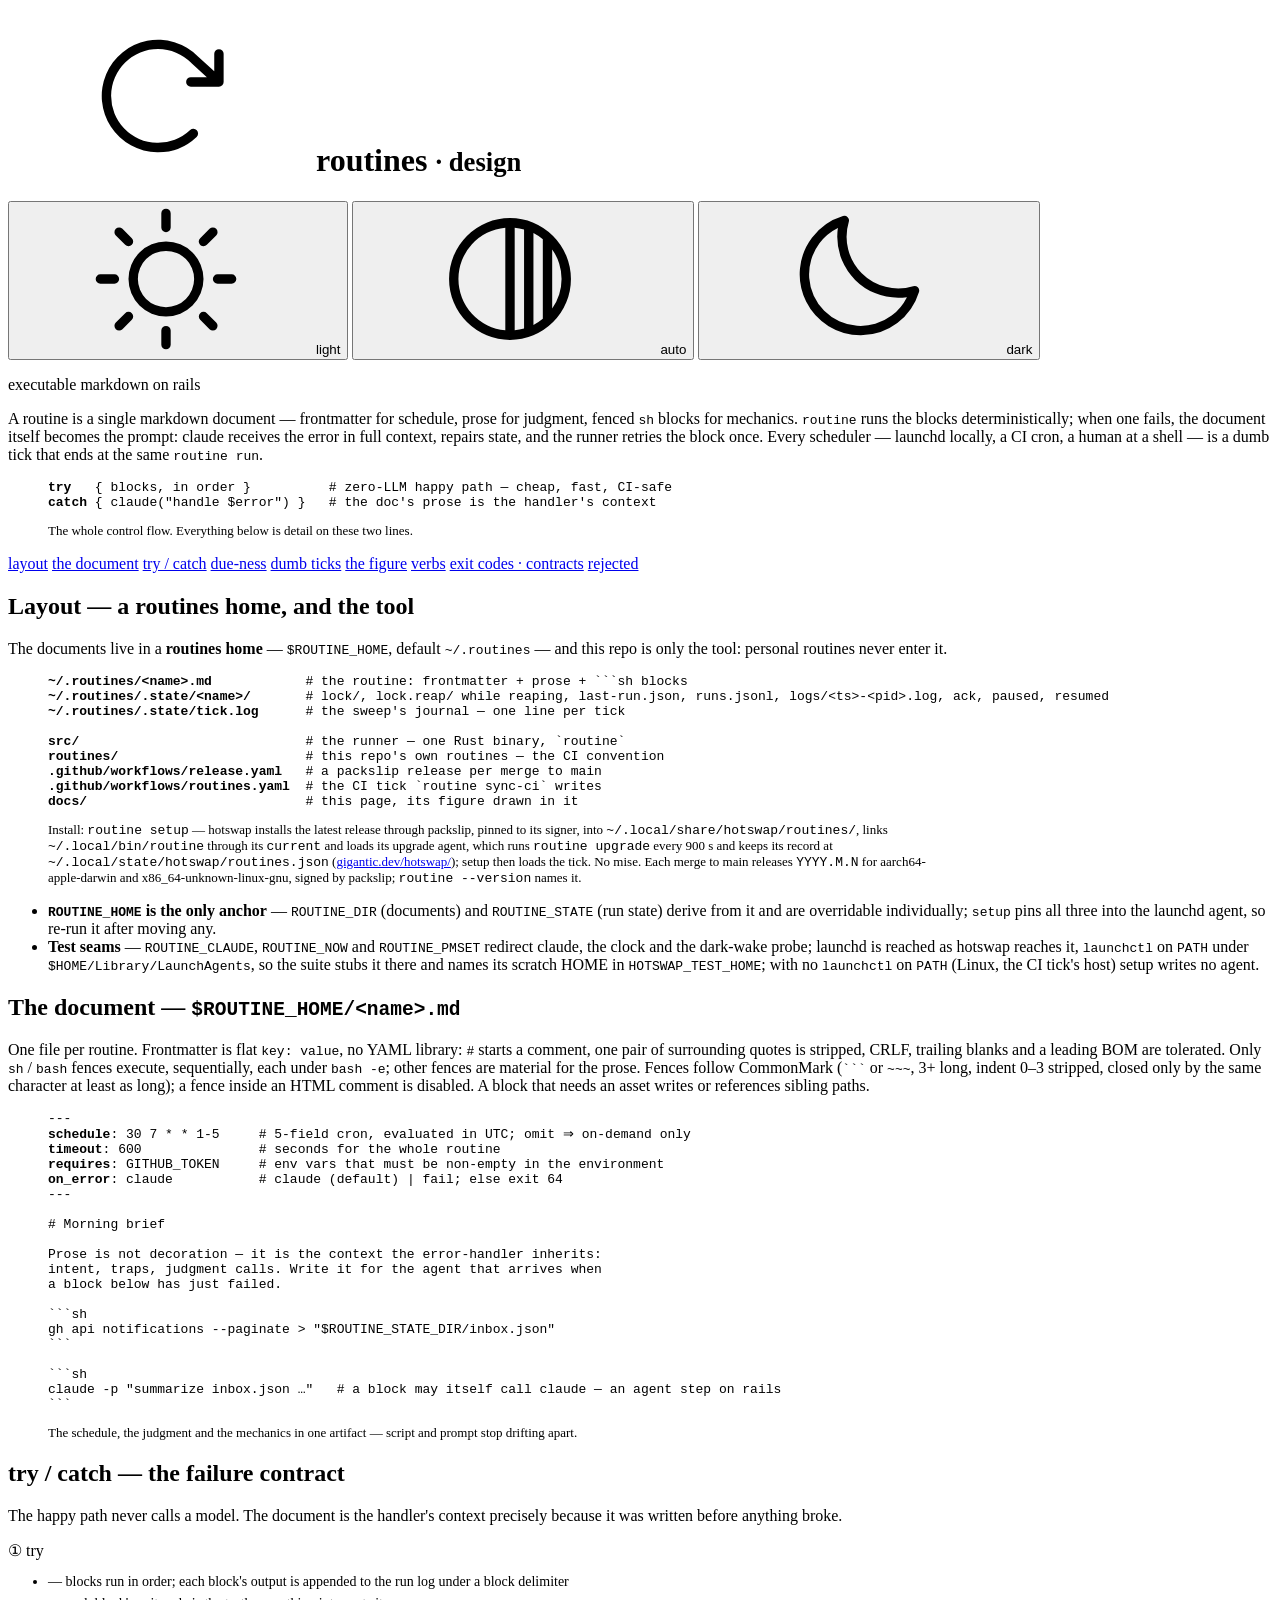
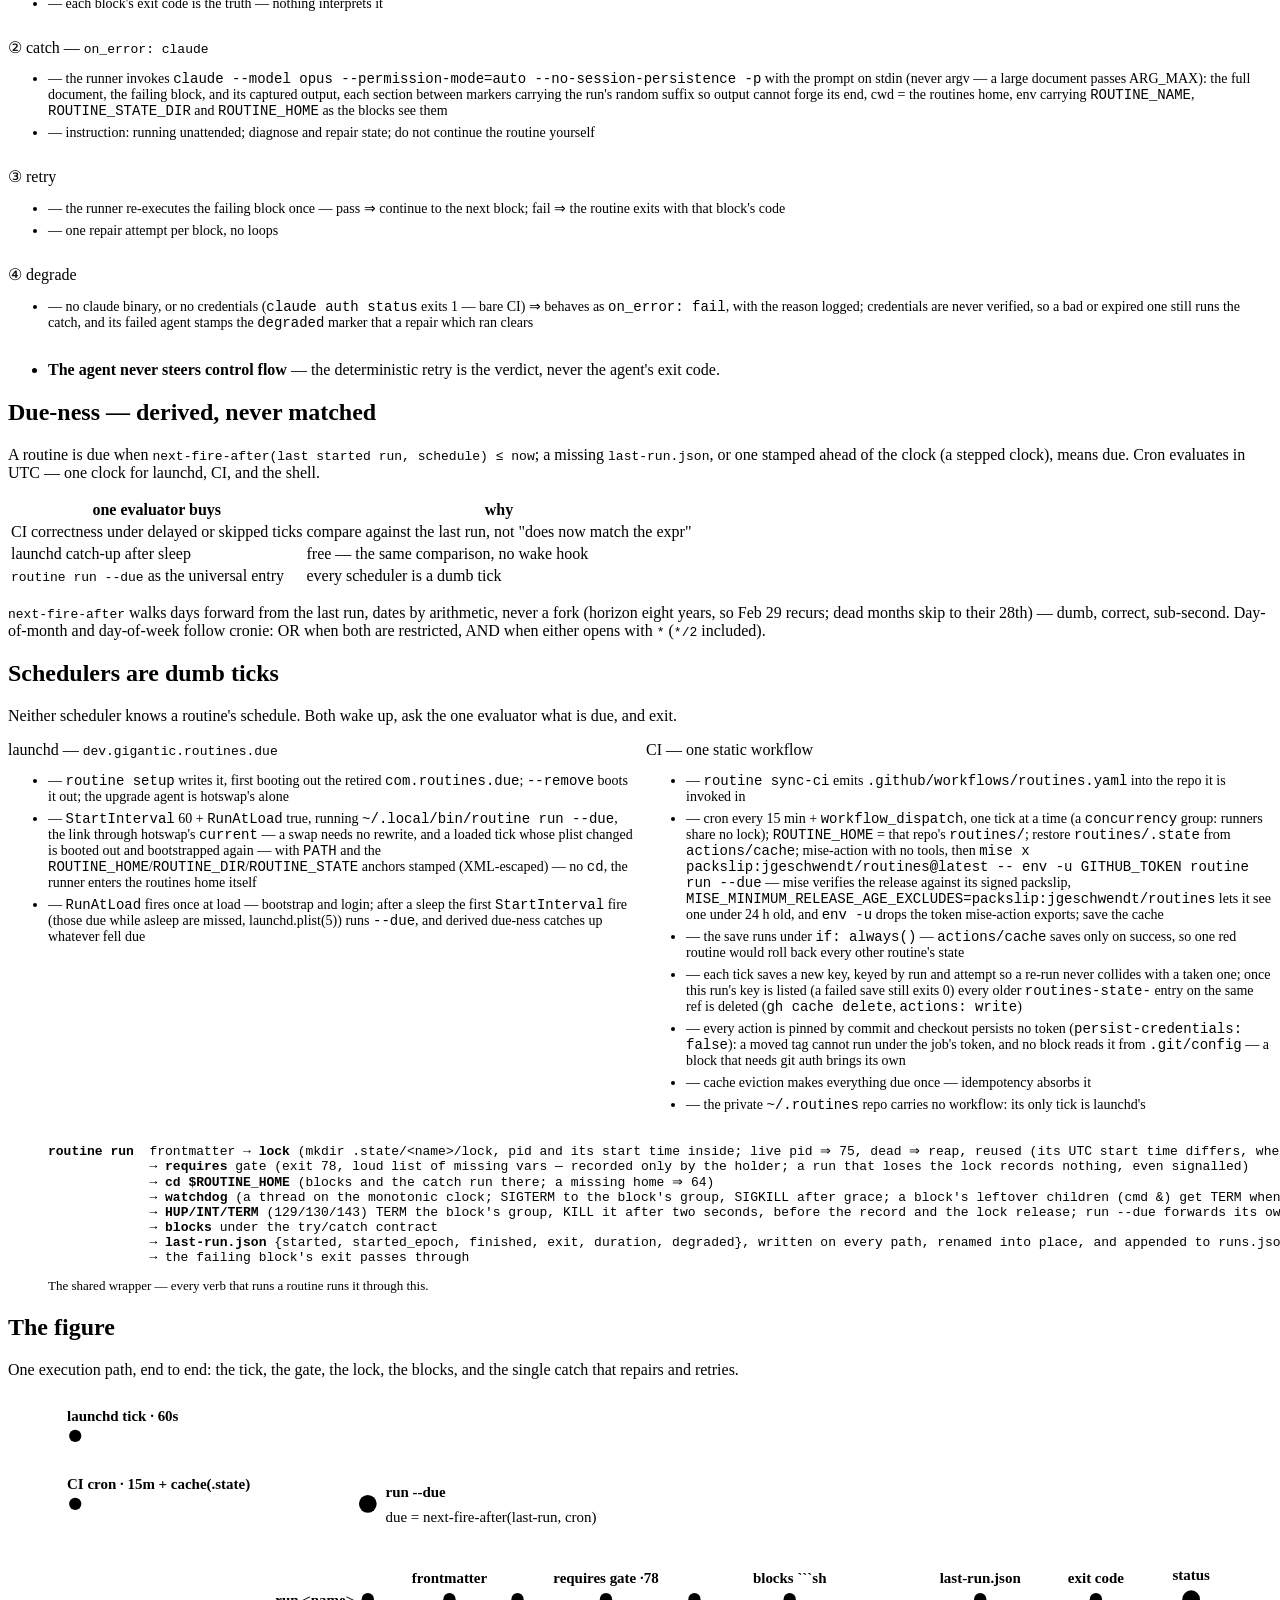
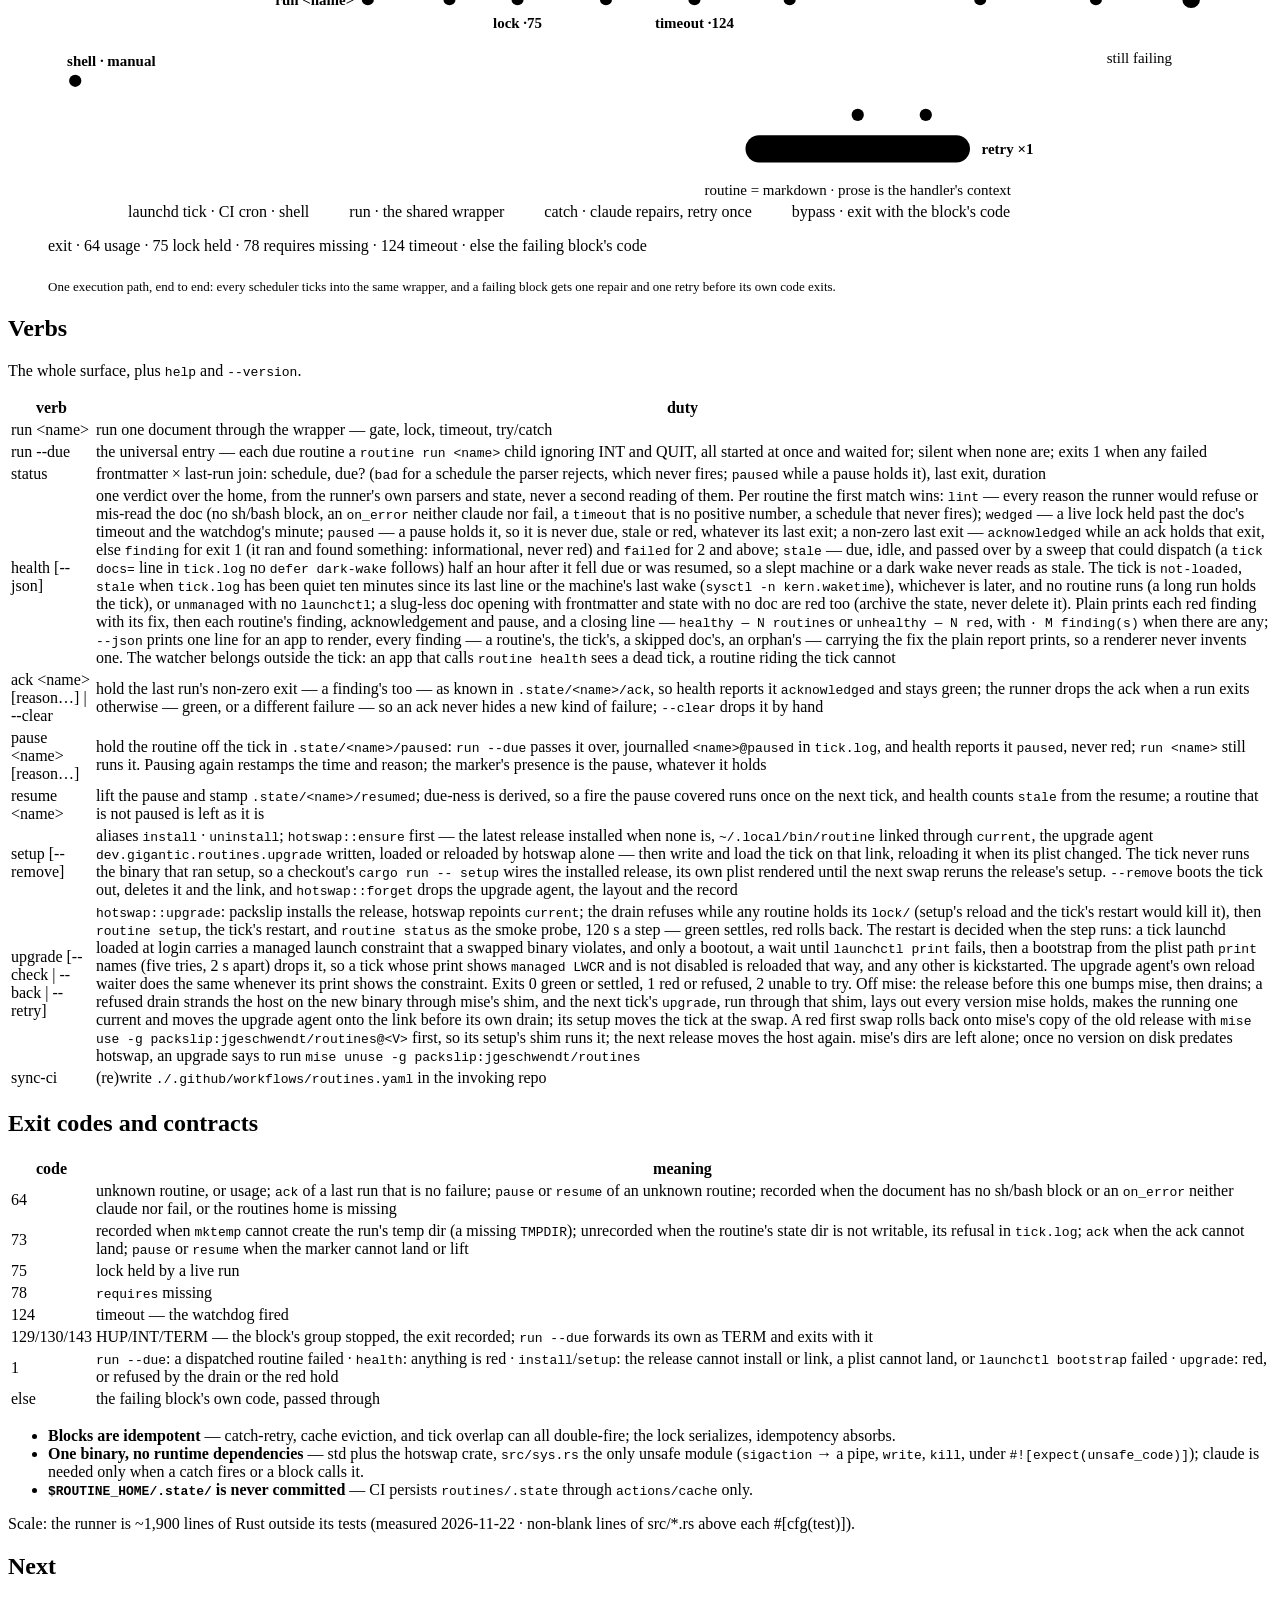
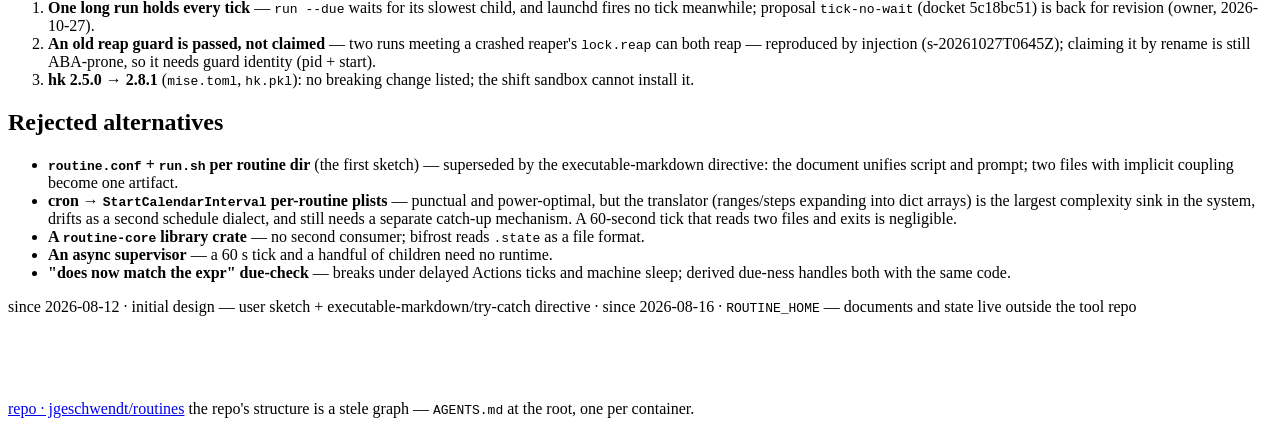
<file: docs/index.html>
<!doctype html>
<html lang="en" class="ui">
<head>
<meta charset="utf-8" />
<meta name="viewport" content="width=device-width, initial-scale=1" />
<title>routines — design</title>
<link rel="stylesheet" href="https://gigantic.dev/ui/ui.css" />
<link rel="stylesheet" href="https://gigantic.dev/ui/docs.css" />
<link rel="stylesheet" href="page.css" />
<link rel="icon" href="data:image/svg+xml,%3Csvg xmlns='http://www.w3.org/2000/svg' viewBox='0 0 16 16'%3E%3Crect width='16' height='16' rx='3' fill='%23476349'/%3E%3Cg transform='translate(2.4 2.4) scale(0.0437)' fill='white'%3E%3Cpath d='M240,56v48a8,8,0,0,1-8,8H184a8,8,0,0,1,0-16H211.4L184.81,71.64l-.25-.24a80,80,0,1,0-1.67,114.78,8,8,0,0,1,11,11.63A95.44,95.44,0,0,1,128,224h-1.32A96,96,0,1,1,195.75,60L224,85.8V56a8,8,0,1,1,16,0Z'/%3E%3C/g%3E%3C/svg%3E" />
</head>
<body data-page="design">
<svg xmlns="http://www.w3.org/2000/svg" style="display:none" aria-hidden="true">
<!-- Phosphor Icons (regular), MIT (c) 2023 Phosphor Icons — via jgeschwendt/ui icons/ -->
<symbol id="ph-arrow-clockwise" viewBox="0 0 256 256" fill="currentColor"><path d="M240,56v48a8,8,0,0,1-8,8H184a8,8,0,0,1,0-16H211.4L184.81,71.64l-.25-.24a80,80,0,1,0-1.67,114.78,8,8,0,0,1,11,11.63A95.44,95.44,0,0,1,128,224h-1.32A96,96,0,1,1,195.75,60L224,85.8V56a8,8,0,1,1,16,0Z"/></symbol>
<symbol id="ph-circle-half" viewBox="0 0 256 256" fill="currentColor"><path d="M128,24A104,104,0,1,0,232,128,104.11,104.11,0,0,0,128,24Zm8,16.37a86.4,86.4,0,0,1,16,3V212.67a86.4,86.4,0,0,1-16,3Zm32,9.26a87.81,87.81,0,0,1,16,10.54V195.83a87.81,87.81,0,0,1-16,10.54ZM40,128a88.11,88.11,0,0,1,80-87.63V215.63A88.11,88.11,0,0,1,40,128Zm160,50.54V77.46a87.82,87.82,0,0,1,0,101.08Z"/></symbol>
<symbol id="ph-moon" viewBox="0 0 256 256" fill="currentColor"><path d="M233.54,142.23a8,8,0,0,0-8-2,88.08,88.08,0,0,1-109.8-109.8,8,8,0,0,0-10-10,104.84,104.84,0,0,0-52.91,37A104,104,0,0,0,136,224a103.09,103.09,0,0,0,62.52-20.88,104.84,104.84,0,0,0,37-52.91A8,8,0,0,0,233.54,142.23ZM188.9,190.34A88,88,0,0,1,65.66,67.11a89,89,0,0,1,31.4-26A106,106,0,0,0,96,56,104.11,104.11,0,0,0,200,160a106,106,0,0,0,14.92-1.06A89,89,0,0,1,188.9,190.34Z"/></symbol>
<symbol id="ph-sun" viewBox="0 0 256 256" fill="currentColor"><path d="M120,40V16a8,8,0,0,1,16,0V40a8,8,0,0,1-16,0Zm72,88a64,64,0,1,1-64-64A64.07,64.07,0,0,1,192,128Zm-16,0a48,48,0,1,0-48,48A48.05,48.05,0,0,0,176,128ZM58.34,69.66A8,8,0,0,0,69.66,58.34l-16-16A8,8,0,0,0,42.34,53.66Zm0,116.68-16,16a8,8,0,0,0,11.32,11.32l16-16a8,8,0,0,0-11.32-11.32ZM192,72a8,8,0,0,0,5.66-2.34l16-16a8,8,0,0,0-11.32-11.32l-16,16A8,8,0,0,0,192,72Zm5.66,114.34a8,8,0,0,0-11.32,11.32l16,16a8,8,0,0,0,11.32-11.32ZM48,128a8,8,0,0,0-8-8H16a8,8,0,0,0,0,16H40A8,8,0,0,0,48,128Zm80,80a8,8,0,0,0-8,8v24a8,8,0,0,0,16,0V216A8,8,0,0,0,128,208Zm112-88H216a8,8,0,0,0,0,16h24a8,8,0,0,0,0-16Z"/></symbol>
</svg>

<header class="appbar">
  <h1 class="appbar-title">
    <svg class="icon" aria-hidden="true"><use href="#ph-arrow-clockwise" /></svg>
    routines <small>· design</small>
  </h1>
  <span class="spacer"></span>
  <div class="segmented" role="group" aria-label="theme">
    <button type="button" data-theme-set="light" aria-pressed="false" title="light">
      <svg class="icon icon-sm" aria-hidden="true"><use href="#ph-sun" /></svg>light
    </button>
    <button type="button" data-theme-set="auto" aria-pressed="true" title="follow the system">
      <svg class="icon icon-sm" aria-hidden="true"><use href="#ph-circle-half" /></svg>auto
    </button>
    <button type="button" data-theme-set="dark" aria-pressed="false" title="dark">
      <svg class="icon icon-sm" aria-hidden="true"><use href="#ph-moon" /></svg>dark
    </button>
  </div>
</header>

<main class="docs-shell" data-container>

<header class="stack">
  <p class="eyebrow">executable markdown on rails</p>
  <p class="lead docs-lead">A routine is a single markdown document — frontmatter for schedule,
    prose for judgment, fenced <code class="code">sh</code> blocks for mechanics.
    <code class="code">routine</code> runs the blocks deterministically; when one
    fails, the document itself becomes the prompt: claude receives the error in full
    context, repairs state, and the runner retries the block once. Every scheduler —
    launchd locally, a CI cron, a human at a shell — is a dumb tick that ends at the
    same <code class="code">routine run</code>.</p>
  <figure class="snippet-figure">
<pre class="snippet"><b>try</b>   { blocks, in order }          <i># zero-LLM happy path — cheap, fast, CI-safe</i>
<b>catch</b> { claude("handle $error") }   <i># the doc's prose is the handler's context</i></pre>
    <figcaption>The whole control flow. Everything below is detail on these two lines.</figcaption>
  </figure>
  <nav class="row docs-toc" aria-label="sections">
    <a class="pill" href="#layout">layout</a>
    <a class="pill" href="#document">the document</a>
    <a class="pill" href="#try-catch">try / catch</a>
    <a class="pill" href="#due-ness">due-ness</a>
    <a class="pill" href="#ticks">dumb ticks</a>
    <a class="pill" href="#figure">the figure</a>
    <a class="pill" href="#verbs">verbs</a>
    <a class="pill" href="#contracts">exit codes · contracts</a>
    <a class="pill" href="#rejected">rejected</a>
  </nav>
</header>

<section class="docs-section" id="layout" data-component="layout">
  <header>
    <h2 class="h2">Layout — a routines home, and the tool</h2>
    <p class="docs-note">The documents live in a <b>routines home</b> —
      <code class="code">$ROUTINE_HOME</code>, default <code class="code">~/.routines</code> —
      and this repo is only the tool: personal routines never enter it.</p>
  </header>
  <figure class="snippet-figure">
<pre class="snippet"><b>~/.routines/&lt;name&gt;.md</b>            <i># the routine: frontmatter + prose + ```sh blocks</i>
<b>~/.routines/.state/&lt;name&gt;/</b>       <i># lock/, lock.reap/ while reaping, last-run.json, runs.jsonl, logs/&lt;ts&gt;-&lt;pid&gt;.log, ack, paused, resumed</i>
<b>~/.routines/.state/tick.log</b>      <i># the sweep's journal — one line per tick</i>

<b>src/</b>                             <i># the runner — one Rust binary, `routine`</i>
<b>routines/</b>                        <i># this repo's own routines — the CI convention</i>
<b>.github/workflows/release.yaml</b>   <i># a packslip release per merge to main</i>
<b>.github/workflows/routines.yaml</b>  <i># the CI tick `routine sync-ci` writes</i>
<b>docs/</b>                            <i># this page, its figure drawn in it</i></pre>
    <figcaption>Install: <code class="code">routine setup</code> — hotswap installs the latest release through packslip, pinned to its signer, into <code class="code">~/.local/share/hotswap/routines/</code>, links <code class="code">~/.local/bin/routine</code> through its <code class="code">current</code> and loads its upgrade agent, which runs <code class="code">routine upgrade</code> every 900 s and keeps its record at <code class="code">~/.local/state/hotswap/routines.json</code> (<a href="https://gigantic.dev/hotswap/">gigantic.dev/hotswap/</a>); setup then loads the tick. No mise. Each merge to main releases <code class="code">YYYY.M.N</code> for aarch64-apple-darwin and x86_64-unknown-linux-gnu, signed by packslip; <code class="code">routine --version</code> names it.</figcaption>
  </figure>
  <ul class="stack" role="list">
    <li data-anchor="home"><strong><code class="code">ROUTINE_HOME</code> is the only anchor</strong> — <code class="code">ROUTINE_DIR</code> (documents) and <code class="code">ROUTINE_STATE</code> (run state) derive from it and are overridable individually; <code class="code">setup</code> pins all three into the launchd agent, so re-run it after moving any.</li>
    <li data-anchor="seams"><strong>Test seams</strong> — <code class="code">ROUTINE_CLAUDE</code>, <code class="code">ROUTINE_NOW</code> and <code class="code">ROUTINE_PMSET</code> redirect claude, the clock and the dark-wake probe; launchd is reached as hotswap reaches it, <code class="code">launchctl</code> on <code class="code">PATH</code> under <code class="code">$HOME/Library/LaunchAgents</code>, so the suite stubs it there and names its scratch HOME in <code class="code">HOTSWAP_TEST_HOME</code>; with no <code class="code">launchctl</code> on <code class="code">PATH</code> (Linux, the CI tick's host) setup writes no agent.</li>
  </ul>
</section>

<section class="docs-section" id="document" data-component="document">
  <header>
    <h2 class="h2">The document — <code class="code">$ROUTINE_HOME/&lt;name&gt;.md</code></h2>
    <p class="docs-note">One file per routine. Frontmatter is flat
      <code class="code">key: value</code>, no YAML library: <code class="code"> #</code> starts a comment,
      one pair of surrounding quotes is stripped, CRLF, trailing blanks and a leading BOM are tolerated.
      Only <code class="code">sh</code> / <code class="code">bash</code> fences execute,
      sequentially, each under <code class="code">bash -e</code>; other fences are
      material for the prose. Fences follow CommonMark (<code class="code">```</code> or
      <code class="code">~~~</code>, 3+ long, indent 0–3 stripped, closed only by the same
      character at least as long); a fence inside an HTML comment is disabled. A block that needs an asset writes or references
      sibling paths.</p>
  </header>
  <figure class="snippet-figure">
<pre class="snippet">---
<b>schedule</b>: 30 7 * * 1-5     <i># 5-field cron, evaluated in UTC; omit ⇒ on-demand only</i>
<b>timeout</b>: 600               <i># seconds for the whole routine</i>
<b>requires</b>: GITHUB_TOKEN     <i># env vars that must be non-empty in the environment</i>
<b>on_error</b>: claude           <i># claude (default) | fail; else exit 64</i>
---

# Morning brief

Prose is not decoration — it is the context the error-handler inherits:
intent, traps, judgment calls. Write it for the agent that arrives when
a block below has just failed.

```sh
gh api notifications --paginate &gt; "$ROUTINE_STATE_DIR/inbox.json"
```

```sh
claude -p "summarize inbox.json …"   <i># a block may itself call claude — an agent step on rails</i>
```</pre>
    <figcaption>The schedule, the judgment and the mechanics in one artifact — script and prompt stop drifting apart.</figcaption>
  </figure>
</section>

<section class="docs-section" id="try-catch" data-component="try-catch">
  <header>
    <h2 class="h2">try / catch — the failure contract</h2>
    <p class="docs-note">The happy path never calls a model. The document is the
      handler's context precisely because it was written before anything broke.</p>
  </header>
  <div class="stations stations-detail">
    <div class="panel" data-station="try">
      <div class="panel-head">① try</div>
      <div class="panel-body">
        <ul role="list">
          <li>blocks run in order; each block's output is appended to the run log under a block delimiter</li>
          <li>each block's exit code is the truth — nothing interprets it</li>
        </ul>
      </div>
    </div>
    <div class="panel" data-station="catch">
      <div class="panel-head">② catch — <code class="code">on_error: claude</code></div>
      <div class="panel-body">
        <ul role="list">
          <li>the runner invokes <code class="code">claude --model opus --permission-mode=auto --no-session-persistence -p</code> with the prompt on stdin (never argv — a large document passes ARG_MAX): the full document, the failing block, and its captured output, each section between markers carrying the run's random suffix so output cannot forge its end, cwd = the routines home, env carrying <code class="code">ROUTINE_NAME</code>, <code class="code">ROUTINE_STATE_DIR</code> and <code class="code">ROUTINE_HOME</code> as the blocks see them</li>
          <li>instruction: running unattended; diagnose and repair state; do not continue the routine yourself</li>
        </ul>
      </div>
    </div>
    <div class="panel" data-station="retry">
      <div class="panel-head">③ retry</div>
      <div class="panel-body">
        <ul role="list">
          <li>the runner re-executes the failing block once — pass ⇒ continue to the next block; fail ⇒ the routine exits with that block's code</li>
          <li>one repair attempt per block, no loops</li>
        </ul>
      </div>
    </div>
    <div class="panel" data-station="degrade">
      <div class="panel-head">④ degrade</div>
      <div class="panel-body">
        <ul role="list">
          <li>no claude binary, or no credentials (<code class="code">claude auth status</code> exits 1 — bare CI) ⇒ behaves as <code class="code">on_error: fail</code>, with the reason logged; credentials are never verified, so a bad or expired one still runs the catch, and its failed agent stamps the <code class="code">degraded</code> marker that a repair which ran clears</li>
        </ul>
      </div>
    </div>
  </div>
  <ul class="stack" role="list">
    <li data-invariant="deterministic-verdict"><strong>The agent never steers control flow</strong> — the deterministic retry is the verdict, never the agent's exit code.</li>
  </ul>
</section>

<section class="docs-section" id="due-ness" data-component="due-ness">
  <header>
    <h2 class="h2">Due-ness — derived, never matched</h2>
    <p class="docs-note">A routine is due when
      <code class="code">next-fire-after(last started run, schedule) ≤ now</code>; a
      missing <code class="code">last-run.json</code>, or one stamped ahead of the clock (a stepped clock), means due. Cron evaluates in UTC —
      one clock for launchd, CI, and the shell.</p>
  </header>
  <div class="table-wrap">
    <table data-table>
      <thead><tr><th>one evaluator buys</th><th>why</th></tr></thead>
      <tbody>
        <tr data-buys="ci"><td>CI correctness under delayed or skipped ticks</td><td>compare against the last run, not "does now match the expr"</td></tr>
        <tr data-buys="catch-up"><td>launchd catch-up after sleep</td><td>free — the same comparison, no wake hook</td></tr>
        <tr data-buys="entry"><td><code class="code">routine run --due</code> as the universal entry</td><td>every scheduler is a dumb tick</td></tr>
      </tbody>
    </table>
  </div>
  <p class="docs-note plan-coda"><code class="code">next-fire-after</code>
    walks days forward from the last run, dates by arithmetic, never a fork (horizon
    eight years, so Feb 29 recurs; dead months skip to their 28th) — dumb, correct, sub-second. Day-of-month and
    day-of-week follow cronie: OR when both are restricted, AND when either opens with
    <code class="code">*</code> (<code class="code">*/2</code> included).</p>
</section>

<section class="docs-section" id="ticks" data-component="ticks">
  <header>
    <h2 class="h2">Schedulers are dumb ticks</h2>
    <p class="docs-note">Neither scheduler knows a routine's schedule. Both wake up,
      ask the one evaluator what is due, and exit.</p>
  </header>
  <div class="stations">
    <div class="panel" data-station="launchd">
      <div class="panel-head">launchd — <code class="code">dev.gigantic.routines.due</code></div>
      <div class="panel-body">
        <ul role="list">
          <li><code class="code">routine setup</code> writes it, first booting out the retired <code class="code">com.routines.due</code>; <code class="code">--remove</code> boots it out; the upgrade agent is hotswap's alone</li>
          <li><code class="code">StartInterval</code> 60 + <code class="code">RunAtLoad</code> true, running <code class="code">~/.local/bin/routine run --due</code>, the link through hotswap's <code class="code">current</code> — a swap needs no rewrite, and a loaded tick whose plist changed is booted out and bootstrapped again — with <code class="code">PATH</code> and the <code class="code">ROUTINE_HOME</code>/<code class="code">ROUTINE_DIR</code>/<code class="code">ROUTINE_STATE</code> anchors stamped (XML-escaped) — no <code class="code">cd</code>, the runner enters the routines home itself</li>
          <li><code class="code">RunAtLoad</code> fires once at load — bootstrap and login; after a sleep the first <code class="code">StartInterval</code> fire (those due while asleep are missed, launchd.plist(5)) runs <code class="code">--due</code>, and derived due-ness catches up whatever fell due</li>
        </ul>
      </div>
    </div>
    <div class="panel" data-station="ci">
      <div class="panel-head">CI — one static workflow</div>
      <div class="panel-body">
        <ul role="list">
          <li><code class="code">routine sync-ci</code> emits <code class="code">.github/workflows/routines.yaml</code> into the repo it is invoked in</li>
          <li>cron every 15 min + <code class="code">workflow_dispatch</code>, one tick at a time (a <code class="code">concurrency</code> group: runners share no lock); <code class="code">ROUTINE_HOME</code> = that repo's <code class="code">routines/</code>; restore <code class="code">routines/.state</code> from <code class="code">actions/cache</code>; mise-action with no tools, then <code class="code">mise x packslip:jgeschwendt/routines@latest -- env -u GITHUB_TOKEN routine run --due</code> — mise verifies the release against its signed packslip, <code class="code">MISE_MINIMUM_RELEASE_AGE_EXCLUDES=packslip:jgeschwendt/routines</code> lets it see one under 24 h old, and <code class="code">env -u</code> drops the token mise-action exports; save the cache</li>
          <li>the save runs under <code class="code">if: always()</code> — <code class="code">actions/cache</code> saves only on success, so one red routine would roll back every other routine's state</li>
          <li>each tick saves a new key, keyed by run and attempt so a re-run never collides with a taken one; once this run's key is listed (a failed save still exits 0) every older <code class="code">routines-state-</code> entry on the same ref is deleted (<code class="code">gh cache delete</code>, <code class="code">actions: write</code>)</li>
          <li>every action is pinned by commit and checkout persists no token (<code class="code">persist-credentials: false</code>): a moved tag cannot run under the job's token, and no block reads it from <code class="code">.git/config</code> — a block that needs git auth brings its own</li>
          <li>cache eviction makes everything due once — idempotency absorbs it</li>
          <li>the private <code class="code">~/.routines</code> repo carries no workflow: its only tick is launchd's</li>
        </ul>
      </div>
    </div>
  </div>
  <figure class="snippet-figure">
<pre class="snippet"><b>routine run</b>  frontmatter → <b>lock</b> (mkdir .state/&lt;name&gt;/lock, pid and its start time inside; live pid ⇒ 75, dead ⇒ reap, reused (its UTC start time differs, where ps can read it) ⇒ reap, no pid ⇒ held for a minute; no lock age frees a live pid — a sleep or a lowered timeout ages a live holder's too; a reap runs under a mkdir lock.reap guard and re-judges inside it, so two reapers never both win — a fresh guard ⇒ 75, one a minute old is a crashed reaper's)
             → <b>requires</b> gate (exit 78, loud list of missing vars — recorded only by the holder; a run that loses the lock records nothing, even signalled)
             → <b>cd $ROUTINE_HOME</b> (blocks and the catch run there; a missing home ⇒ 64)
             → <b>watchdog</b> (a thread on the monotonic clock; SIGTERM to the block's group, SIGKILL after grace; a block's leftover children (cmd &amp;) get TERM when it exits; a block or agent started past the deadline is TERMed within a second, once exec'd, and KILLed with the rest; a sequence still not done a second after the KILL is KILLed too, with any child it forked meanwhile, so the watch is bounded; exit 124, and a catch that outlives the deadline skips its retry)
             → <b>HUP/INT/TERM</b> (129/130/143) TERM the block's group, KILL it after two seconds, before the record and the lock release; run --due forwards its own as TERM to every routine it runs
             → <b>blocks</b> under the try/catch contract
             → <b>last-run.json</b> {started, started_epoch, finished, exit, duration, degraded}, written on every path, renamed into place, and appended to runs.jsonl
             → the failing block's exit passes through</pre>
    <figcaption>The shared wrapper — every verb that runs a routine runs it through this.</figcaption>
  </figure>
</section>

<section class="docs-section" id="figure" data-component="figure">
  <header>
    <h2 class="h2">The figure</h2>
    <p class="docs-note">One execution path, end to end: the tick, the gate, the lock,
      the blocks, and the single catch that repairs and retries.</p>
  </header>
  <figure class="figure">
    <div class="xpath-frame">
      <svg class="xpath" viewBox="0 0 1740 600" role="img" aria-label="One execution path through the runner as a transit map: launchd tick, CI cron and a shell converge on run --due and run &lt;name&gt;; then frontmatter, lock (75), requires gate (78), timeout (124), blocks, last-run.json, exit code and status; the catch loop from blocks through claude to a single retry, and a dashed bypass to the exit code when still failing.">
        <g aria-hidden="true">
          <path class="tick" d="M40 60H470V160M40 160H470M40 420H470V300" />
          <path class="run" d="M470 160V300H1680" />
          <path class="catch" d="M1090 300V470H1290V300" />
          <path class="bypass" d="M1290 470H1540V300" />
          <circle class="tick" cx="40" cy="60" r="9" />
          <circle class="tick" cx="40" cy="160" r="9" />
          <circle class="tick" cx="40" cy="420" r="9" />
          <circle cx="470" cy="160" r="13" />
          <circle cx="470" cy="300" r="9" />
          <circle cx="590" cy="300" r="9" />
          <circle cx="690" cy="300" r="9" />
          <circle cx="820" cy="300" r="9" />
          <circle cx="950" cy="300" r="9" />
          <circle cx="1090" cy="300" r="9" />
          <circle cx="1370" cy="300" r="9" />
          <circle cx="1540" cy="300" r="9" />
          <circle cx="1680" cy="300" r="13" />
          <circle class="catch" cx="1190" cy="470" r="9" />
          <circle class="catch" cx="1290" cy="470" r="9" />
          <rect class="pill" x="1025" y="500" width="330" height="40" rx="20" />
          <text x="28" y="38">launchd tick · 60s</text>
          <text x="28" y="138">CI cron · 15m + cache(.state)</text>
          <text x="28" y="398">shell · manual</text>
          <text x="496" y="150">run --due</text>
          <text class="sub" x="496" y="186">due = next-fire-after(last-run, cron)</text>
          <text x="450" y="308" text-anchor="end">run &lt;name&gt;</text>
          <text x="590" y="276" text-anchor="middle">frontmatter</text>
          <text x="690" y="342" text-anchor="middle">lock ·75</text>
          <text x="820" y="276" text-anchor="middle">requires gate ·78</text>
          <text x="950" y="342" text-anchor="middle">timeout ·124</text>
          <text x="1090" y="276" text-anchor="middle">blocks ```sh</text>
          <text x="1370" y="276" text-anchor="middle">last-run.json</text>
          <text x="1540" y="276" text-anchor="middle">exit code</text>
          <text x="1680" y="272" text-anchor="middle">status</text>
          <text class="pill" x="1190" y="528" text-anchor="middle">claude · handle $error</text>
          <text x="1372" y="528">retry ×1</text>
          <text class="note" x="1556" y="394">still failing</text>
          <text class="note" x="1190" y="588" text-anchor="middle">routine = markdown · prose is the handler's context</text>
        </g>
      </svg>
      <ul class="xpath-key" role="list">
        <li><svg aria-hidden="true"><path class="tick" d="M2 4H38" /></svg>launchd tick · CI cron · shell</li>
        <li><svg aria-hidden="true"><path class="run" d="M2 4H38" /></svg>run · the shared wrapper</li>
        <li><svg aria-hidden="true"><path class="catch" d="M2 4H38" /></svg>catch · claude repairs, retry once</li>
        <li><svg aria-hidden="true"><path class="bypass" d="M2 4H38" /></svg>bypass · exit with the block's code</li>
      </ul>
      <p class="xpath-exits">exit · 64 usage · 75 lock held · 78 requires missing · 124 timeout · else the failing block's code</p>
    </div>
    <figcaption>One execution path, end to end: every scheduler ticks into the same wrapper, and a failing block gets one repair and one retry before its own code exits.</figcaption>
  </figure>
</section>

<section class="docs-section" id="verbs" data-component="verbs">
  <header>
    <h2 class="h2">Verbs</h2>
    <p class="docs-note">The whole surface, plus <code class="code">help</code> and <code class="code">--version</code>.</p>
  </header>
  <div class="table-wrap">
    <table data-table>
      <thead><tr><th>verb</th><th>duty</th></tr></thead>
      <tbody>
        <tr data-verb="run"><td class="table-mono">run &lt;name&gt;</td><td>run one document through the wrapper — gate, lock, timeout, try/catch</td></tr>
        <tr data-verb="run-due"><td class="table-mono">run --due</td><td>the universal entry — each due routine a <code class="code">routine run &lt;name&gt;</code> child ignoring INT and QUIT, all started at once and waited for; silent when none are; exits 1 when any failed</td></tr>
        <tr data-verb="status"><td class="table-mono">status</td><td>frontmatter × last-run join: schedule, due? (<code class="code">bad</code> for a schedule the parser rejects, which never fires; <code class="code">paused</code> while a pause holds it), last exit, duration</td></tr>
        <tr data-verb="health"><td class="table-mono">health [--json]</td><td>one verdict over the home, from the runner's own parsers and state, never a second reading of them. Per routine the first match wins: <code class="code">lint</code> — every reason the runner would refuse or mis-read the doc (no sh/bash block, an <code class="code">on_error</code> neither claude nor fail, a <code class="code">timeout</code> that is no positive number, a schedule that never fires); <code class="code">wedged</code> — a live lock held past the doc's timeout and the watchdog's minute; <code class="code">paused</code> — a pause holds it, so it is never due, stale or red, whatever its last exit; a non-zero last exit — <code class="code">acknowledged</code> while an ack holds that exit, else <code class="code">finding</code> for exit 1 (it ran and found something: informational, never red) and <code class="code">failed</code> for 2 and above; <code class="code">stale</code> — due, idle, and passed over by a sweep that could dispatch (a <code class="code">tick docs=</code> line in <code class="code">tick.log</code> no <code class="code">defer dark-wake</code> follows) half an hour after it fell due or was resumed, so a slept machine or a dark wake never reads as stale. The tick is <code class="code">not-loaded</code>, <code class="code">stale</code> when <code class="code">tick.log</code> has been quiet ten minutes since its last line or the machine's last wake (<code class="code">sysctl -n kern.waketime</code>), whichever is later, and no routine runs (a long run holds the tick), or <code class="code">unmanaged</code> with no <code class="code">launchctl</code>; a slug-less doc opening with frontmatter and state with no doc are red too (archive the state, never delete it). Plain prints each red finding with its fix, then each routine's finding, acknowledgement and pause, and a closing line — <code class="code">healthy — N routines</code> or <code class="code">unhealthy — N red</code>, with <code class="code">· M finding(s)</code> when there are any; <code class="code">--json</code> prints one line for an app to render, every finding — a routine's, the tick's, a skipped doc's, an orphan's — carrying the fix the plain report prints, so a renderer never invents one. The watcher belongs outside the tick: an app that calls <code class="code">routine health</code> sees a dead tick, a routine riding the tick cannot</td></tr>
        <tr data-verb="ack"><td class="table-mono">ack &lt;name&gt; [reason…] | --clear</td><td>hold the last run's non-zero exit — a finding's too — as known in <code class="code">.state/&lt;name&gt;/ack</code>, so health reports it <code class="code">acknowledged</code> and stays green; the runner drops the ack when a run exits otherwise — green, or a different failure — so an ack never hides a new kind of failure; <code class="code">--clear</code> drops it by hand</td></tr>
        <tr data-verb="pause"><td class="table-mono">pause &lt;name&gt; [reason…]</td><td>hold the routine off the tick in <code class="code">.state/&lt;name&gt;/paused</code>: <code class="code">run --due</code> passes it over, journalled <code class="code">&lt;name&gt;@paused</code> in <code class="code">tick.log</code>, and health reports it <code class="code">paused</code>, never red; <code class="code">run &lt;name&gt;</code> still runs it. Pausing again restamps the time and reason; the marker's presence is the pause, whatever it holds</td></tr>
        <tr data-verb="resume"><td class="table-mono">resume &lt;name&gt;</td><td>lift the pause and stamp <code class="code">.state/&lt;name&gt;/resumed</code>; due-ness is derived, so a fire the pause covered runs once on the next tick, and health counts <code class="code">stale</code> from the resume; a routine that is not paused is left as it is</td></tr>
        <tr data-verb="setup"><td class="table-mono">setup [--remove]</td><td>aliases <code class="code">install</code> · <code class="code">uninstall</code>; <code class="code">hotswap::ensure</code> first — the latest release installed when none is, <code class="code">~/.local/bin/routine</code> linked through <code class="code">current</code>, the upgrade agent <code class="code">dev.gigantic.routines.upgrade</code> written, loaded or reloaded by hotswap alone — then write and load the tick on that link, reloading it when its plist changed. The tick never runs the binary that ran setup, so a checkout's <code class="code">cargo run -- setup</code> wires the installed release, its own plist rendered until the next swap reruns the release's setup. <code class="code">--remove</code> boots the tick out, deletes it and the link, and <code class="code">hotswap::forget</code> drops the upgrade agent, the layout and the record</tr>
        <tr data-verb="upgrade"><td class="table-mono">upgrade [--check | --back | --retry]</td><td><code class="code">hotswap::upgrade</code>: packslip installs the release, hotswap repoints <code class="code">current</code>; the drain refuses while any routine holds its <code class="code">lock/</code> (setup's reload and the tick's restart would kill it), then <code class="code">routine setup</code>, the tick's restart, and <code class="code">routine status</code> as the smoke probe, 120 s a step — green settles, red rolls back. The restart is decided when the step runs: a tick launchd loaded at login carries a managed launch constraint that a swapped binary violates, and only a bootout, a wait until <code class="code">launchctl print</code> fails, then a bootstrap from the plist path <code class="code">print</code> names (five tries, 2 s apart) drops it, so a tick whose print shows <code class="code">managed LWCR</code> and is not disabled is reloaded that way, and any other is kickstarted. The upgrade agent's own reload waiter does the same whenever its print shows the constraint. Exits 0 green or settled, 1 red or refused, 2 unable to try. Off mise: the release before this one bumps mise, then drains; a refused drain strands the host on the new binary through mise's shim, and the next tick's <code class="code">upgrade</code>, run through that shim, lays out every version mise holds, makes the running one current and moves the upgrade agent onto the link before its own drain; its setup moves the tick at the swap. A red first swap rolls back onto mise's copy of the old release with <code class="code">mise use -g packslip:jgeschwendt/routines@&lt;V&gt;</code> first, so its setup's shim runs it; the next release moves the host again. mise's dirs are left alone; once no version on disk predates hotswap, an upgrade says to run <code class="code">mise unuse -g packslip:jgeschwendt/routines</code></td></tr>
        <tr data-verb="sync-ci"><td class="table-mono">sync-ci</td><td>(re)write <code class="code">./.github/workflows/routines.yaml</code> in the invoking repo</td></tr>
      </tbody>
    </table>
  </div>
</section>

<section class="docs-section" id="contracts" data-component="contracts">
  <header>
    <h2 class="h2">Exit codes and contracts</h2>
  </header>
  <div class="table-wrap">
    <table data-table>
      <thead><tr><th>code</th><th>meaning</th></tr></thead>
      <tbody>
        <tr data-exit="64"><td class="table-mono">64</td><td>unknown routine, or usage; <code class="code">ack</code> of a last run that is no failure; <code class="code">pause</code> or <code class="code">resume</code> of an unknown routine; recorded when the document has no sh/bash block or an <code class="code">on_error</code> neither claude nor fail, or the routines home is missing</td></tr>
        <tr data-exit="73"><td class="table-mono">73</td><td>recorded when <code class="code">mktemp</code> cannot create the run's temp dir (a missing <code class="code">TMPDIR</code>); unrecorded when the routine's state dir is not writable, its refusal in <code class="code">tick.log</code>; <code class="code">ack</code> when the ack cannot land; <code class="code">pause</code> or <code class="code">resume</code> when the marker cannot land or lift</td></tr>
        <tr data-exit="75"><td class="table-mono">75</td><td>lock held by a live run</td></tr>
        <tr data-exit="78"><td class="table-mono">78</td><td><code class="code">requires</code> missing</td></tr>
        <tr data-exit="124"><td class="table-mono">124</td><td>timeout — the watchdog fired</td></tr>
        <tr data-exit="signal"><td class="table-mono">129/130/143</td><td>HUP/INT/TERM — the block's group stopped, the exit recorded; <code class="code">run --due</code> forwards its own as TERM and exits with it</td></tr>
        <tr data-exit="1"><td class="table-mono">1</td><td><code class="code">run --due</code>: a dispatched routine failed · <code class="code">health</code>: anything is red · <code class="code">install</code>/<code class="code">setup</code>: the release cannot install or link, a plist cannot land, or <code class="code">launchctl bootstrap</code> failed · <code class="code">upgrade</code>: red, or refused by the drain or the red hold</td></tr>
        <tr data-exit="else"><td class="table-mono">else</td><td>the failing block's own code, passed through</td></tr>
      </tbody>
    </table>
  </div>
  <ul class="stack" role="list">
    <li data-contract="idempotent"><strong>Blocks are idempotent</strong> — catch-retry, cache eviction, and tick overlap can all double-fire; the lock serializes, idempotency absorbs.</li>
    <li data-contract="one-binary"><strong>One binary, no runtime dependencies</strong> — std plus the hotswap crate, <code class="code">src/sys.rs</code> the only unsafe module (<code class="code">sigaction</code> → a pipe, <code class="code">write</code>, <code class="code">kill</code>, under <code class="code">#![expect(unsafe_code)]</code>); claude is needed only when a catch fires or a block calls it.</li>
    <li data-contract="state"><strong><code class="code">$ROUTINE_HOME/.state/</code> is never committed</strong> — CI persists <code class="code">routines/.state</code> through <code class="code">actions/cache</code> only.</li>
  </ul>
  <p class="docs-note plan-coda">Scale: the runner is ~1,900 lines of Rust outside its tests (measured 2026-11-22 · non-blank lines of src/*.rs above each #[cfg(test)]).</p>
</section>

<section class="docs-section" id="next-steps" data-component="next">
  <header>
    <h2 class="h2">Next</h2>
  </header>
  <ol class="stack" id="next">
    <li><strong>One long run holds every tick</strong> — <code class="code">run --due</code> waits for its slowest child, and launchd fires no tick meanwhile; proposal <code class="code">tick-no-wait</code> (docket 5c18bc51) is back for revision (owner, 2026-10-27).</li>
    <li><strong>An old reap guard is passed, not claimed</strong> — two runs meeting a crashed reaper's <code class="code">lock.reap</code> can both reap — reproduced by injection (s-20261027T0645Z); claiming it by rename is still ABA-prone, so it needs guard identity (pid + start).</li>
    <li><strong>hk 2.5.0 → 2.8.1</strong> (<code class="code">mise.toml</code>, <code class="code">hk.pkl</code>): no breaking change listed; the shift sandbox cannot install it.</li>
  </ol>
</section>

<section class="docs-section" id="rejected" data-component="rejected">
  <header>
    <h2 class="h2">Rejected alternatives</h2>
  </header>
  <ul class="stack" role="list">
    <li data-rejected="conf-run-sh"><strong><code class="code">routine.conf</code> + <code class="code">run.sh</code> per routine dir</strong> (the first sketch) — superseded by the executable-markdown directive: the document unifies script and prompt; two files with implicit coupling become one artifact.</li>
    <li data-rejected="calendar-interval"><strong>cron → <code class="code">StartCalendarInterval</code> per-routine plists</strong> — punctual and power-optimal, but the translator (ranges/steps expanding into dict arrays) is the largest complexity sink in the system, drifts as a second schedule dialect, and still needs a separate catch-up mechanism. A 60-second tick that reads two files and exits is negligible.</li>
    <li data-rejected="routine-core"><strong>A <code class="code">routine-core</code> library crate</strong> — no second consumer; bifrost reads <code class="code">.state</code> as a file format.</li>
    <li data-rejected="async"><strong>An async supervisor</strong> — a 60 s tick and a handful of children need no runtime.</li>
    <li data-rejected="match-now"><strong>"does now match the expr" due-check</strong> — breaks under delayed Actions ticks and machine sleep; derived due-ness handles both with the same code.</li>
  </ul>
  <p class="docs-note plan-coda">since 2026-08-12 · initial design — user sketch + executable-markdown/try-catch directive · since 2026-08-16 · <code class="code">ROUTINE_HOME</code> — documents and state live outside the tool repo</p>
</section>

<nav class="row link-row" aria-label="links">
  <a class="pill" href="https://github.com/jgeschwendt/routines">repo · jgeschwendt/routines</a>
  <span class="docs-note">the repo's structure is a stele graph — <code class="code">AGENTS.md</code> at the root, one per container.</span>
</nav>

</main>

<script>
/* The theme contract, verbatim from jgeschwendt/ui docs.js — same localStorage
   key, so a theme chosen on the ui pages is the theme this one opens in. */
const THEME_KEY = "ui-theme";
function applyTheme(mode) {
  const root = document.documentElement;
  if (mode === "auto") {
    root.removeAttribute("data-theme");
    localStorage.removeItem(THEME_KEY);
  } else {
    root.dataset.theme = mode;
    localStorage.setItem(THEME_KEY, mode);
  }
  for (const b of document.querySelectorAll("[data-theme-set]")) {
    b.setAttribute("aria-pressed", String(b.dataset.themeSet === mode));
  }
}
for (const b of document.querySelectorAll("[data-theme-set]")) {
  b.addEventListener("click", () => applyTheme(b.dataset.themeSet));
}
applyTheme(localStorage.getItem(THEME_KEY) || "auto");
</script>
</body>
</html>
</file>
<file: docs/page.css>
/* page.css — what is routines' alone. Tokens and components are ui.css's, the
   shell (container, measure, sections, toc, snippets) is docs.css's; both are
   linked from https://gigantic.dev/ui/, never copied here. */

.plan-coda {
  margin-top: 1rem;
}

pre.snippet b {
  color: var(--ui-fg);
  font-weight: 600;
}

pre.snippet i {
  color: var(--ui-fg-faint);
  font-style: normal;
}

figure.snippet-figure {
  margin-top: 1rem;
  max-width: 56rem;
}

figure.snippet-figure > pre.snippet {
  margin-top: 0;
}

figcaption {
  color: var(--ui-fg-faint);
  font-size: 0.8125rem;
  margin-top: 0.5rem;
}

.stations {
  display: grid;
  gap: 0.75rem;
  grid-template-columns: repeat(auto-fit, minmax(19rem, 1fr));
  margin-top: 1rem;
}

.stations .panel-body ul {
  color: var(--ui-fg-muted);
  display: grid;
  font-size: 0.875rem;
  gap: 0.375rem;
}

.stations .panel-body li::before {
  color: var(--ui-fg-faint);
  content: "— ";
}

.stations-detail {
  grid-template-columns: 1fr;
}

ul.exits {
  color: var(--ui-fg-muted);
  display: grid;
  font-size: 0.9375rem;
  gap: 0.5rem;
  margin-top: 1rem;
}

/* the execution-path figure — one inline svg on ui tokens; under its minimum
   width it scrolls inside its frame, never the page */
.xpath-frame {
  background: var(--ui-surface);
  border: 1px solid var(--ui-border);
  border-radius: var(--ui-radius-lg);
  overflow-x: auto;
  padding: var(--ui-space-4);
}

.xpath-frame > svg {
  display: block;
  min-width: 960px;
  width: 100%;
}

.xpath text {
  fill: var(--ui-fg);
  font-family: var(--ui-font-mono);
  font-size: 22px;
  font-weight: 600;
}

.xpath text.note {
  fill: var(--ui-fg-muted);
  font-family: var(--ui-font-sans);
  font-weight: 400;
}

.xpath text.pill {
  fill: var(--ui-accent-fg);
}

.xpath text.sub {
  fill: var(--ui-fg-muted);
  font-weight: 400;
}

.xpath rect.pill {
  fill: var(--ui-accent);
}

.xpath .bypass,
.xpath-key .bypass {
  stroke: var(--ui-fg-muted);
  stroke-dasharray: 10 8;
  stroke-width: 3;
}

.xpath .catch,
.xpath-key .catch {
  stroke: var(--ui-accent);
  stroke-width: 6;
}

.xpath .run,
.xpath-key .run {
  stroke: var(--ui-fg);
  stroke-width: 6;
}

.xpath .tick,
.xpath-key .tick {
  stroke: var(--ui-fg-muted);
  stroke-width: 3;
}

.xpath circle {
  fill: var(--ui-surface);
  stroke: var(--ui-fg);
  stroke-width: 3;
}

.xpath circle.catch {
  stroke: var(--ui-accent);
  stroke-width: 3;
}

.xpath circle.tick {
  stroke: var(--ui-fg-muted);
  stroke-width: 3;
}

.xpath path {
  fill: none;
  stroke-linecap: round;
  stroke-linejoin: round;
}

.xpath-exits {
  color: var(--ui-fg-muted);
  font-family: var(--ui-font-mono);
  font-size: var(--ui-text-sm);
  margin-top: var(--ui-space-2);
}

.xpath-key {
  color: var(--ui-fg-muted);
  display: flex;
  flex-wrap: wrap;
  font-size: var(--ui-text-sm);
  gap: var(--ui-space-2) var(--ui-space-5);
  margin-top: var(--ui-space-4);
}

.xpath-key li {
  align-items: center;
  display: inline-flex;
  gap: var(--ui-space-2);
}

.xpath-key svg {
  fill: none;
  height: 8px;
  overflow: visible;
  width: 40px;
}

.link-row {
  border-top: 1px solid var(--ui-border);
  flex-wrap: wrap;
  margin-top: 4rem;
  padding-top: 1.25rem;
}
</file>
